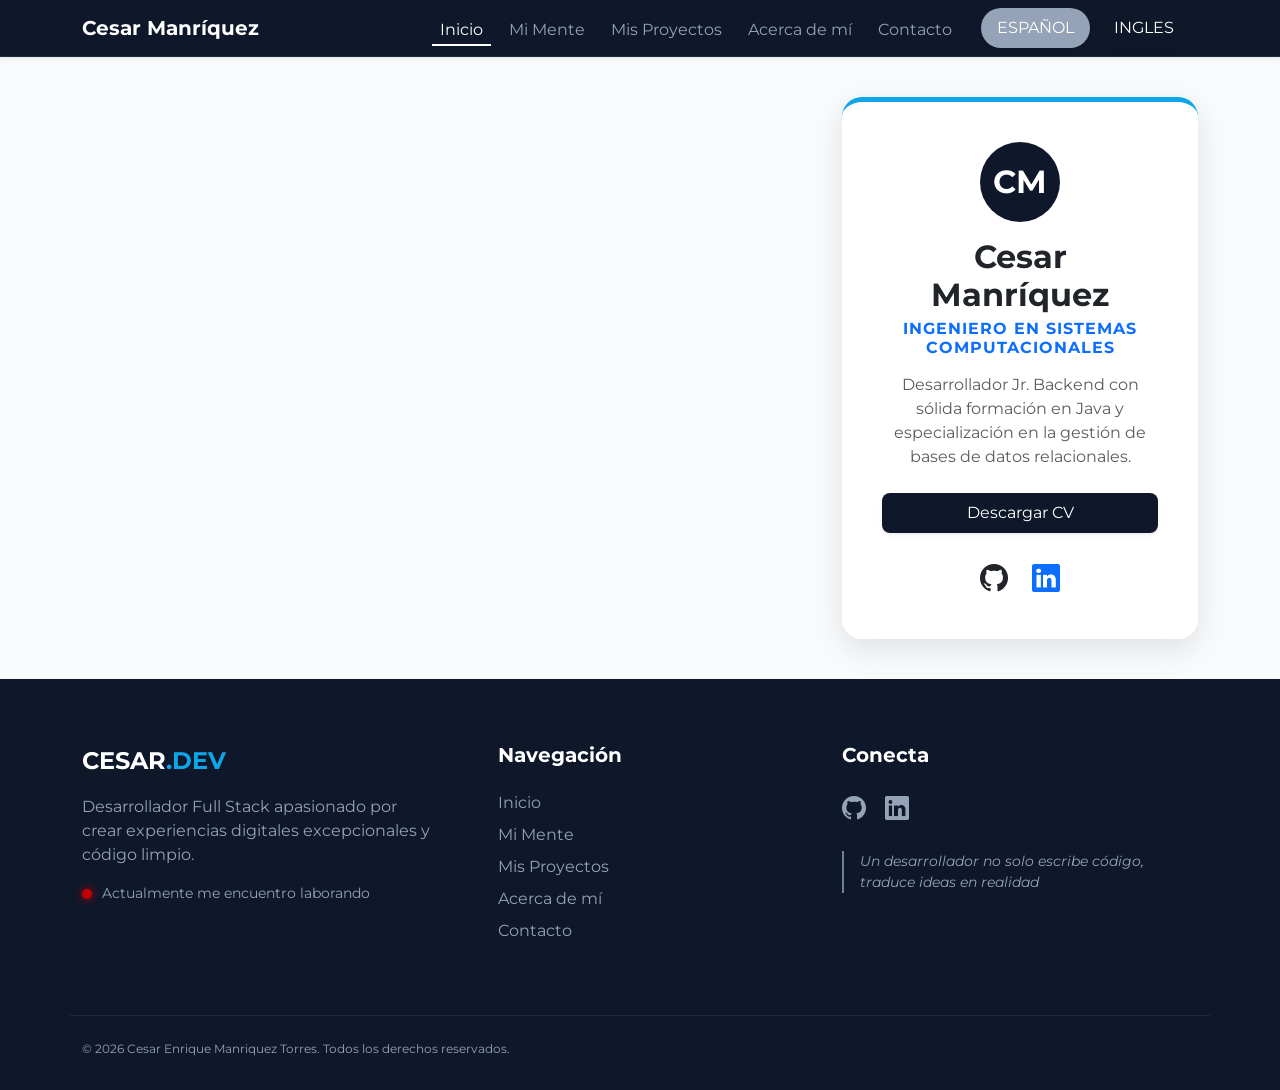
<file: index.html>
<!DOCTYPE html>
<html lang="en">
<head>
    <meta charset="UTF-8">
    <meta name="viewport" content="width=device-width, initial-scale=1.0">
    <link href="https://cdn.jsdelivr.net/npm/bootstrap@5.3.8/dist/css/bootstrap.min.css" rel="stylesheet" integrity="sha384-sRIl4kxILFvY47J16cr9ZwB07vP4J8+LH7qKQnuqkuIAvNWLzeN8tE5YBujZqJLB" crossorigin="anonymous">
    <link href="https://fonts.googleapis.com/css2?family=Montserrat:wght@400;600;700&display=swap" rel="stylesheet">    <link href="style/css/style.css" rel="stylesheet"/>

    <title>Cesar Manríquez</title>
</head>
<body>
  
    <!-- BARRA DE NAVEGACIÓN -->
    <nav class="navbar navbar-expand-lg navbar-dark navbar-custom sticky-top shadow-sm">
    <div class="container d-flex align-items-center">
        
        <a class="navbar-brand fw-bold text-white me-auto" href="index.html">Cesar Manríquez</a>
        
        <div class="d-flex gap-2 me-2 ms-lg-3 order-lg-last">
            <button type="button" id="btn-es" class="card-color shadow-sm rounded-pill py-2 px-3" data-key="lenguage-spanish">
                ES<span class="d-none d-md-inline">PAÑOL</span>
            </button>
            <button type="button" id="btn-en" class="card-color shadow-sm rounded-pill py-2 px-3" data-key="lenguage-english">
                IN<span class="d-none d-md-inline">GLES</span>
            </button>
        </div>

        <button class="navbar-toggler border-0" type="button" data-bs-toggle="collapse" data-bs-target="#menuBlog">
            <span class="navbar-toggler-icon"></span>
        </button>
        
        <div class="collapse navbar-collapse" id="menuBlog">
            <ul class="navbar-nav ms-auto mb-2 mb-lg-0 align-items-center">
                <li class="nav-item"><a class="nav-link active" href="index.html" data-key="page-index">Inicio</a></li>
                <li class="nav-item"><a class="nav-link" href="main/mente.html" data-key="page-mind">Mi Mente</a></li>
                <li class="nav-item"><a class="nav-link" href="main/proyectos.html" data-key="page-project">Mis Proyectos</a></li>
                <li class="nav-item"><a class="nav-link" href="main/aboutme.html" data-key="page-aboutme">Acerca de mí</a></li>
                <li class="nav-item"><a class="nav-link" href="main/contacto.html" data-key="page-contact">Contacto</a></li>
            </ul>
        </div>

    </div>
</nav>
    <!-- CONTENIDO PRINCIPAL -->
    <main>
        <div class="container">
            <div class="row justify-content-center justify-content-lg-end">
                <div class="col-11 col-sm-8 col-md-6 col-lg-4">
                    <div class="card card-custom text-center p-4">
                        <div class="card-body">
                            <div class="mb-3">
                                <div class="card-color text-white rounded-circle d-inline-flex align-items-center justify-content-center" style="width: 80px; height: 80px; font-size: 2rem; font-weight: bold;">
                                    CM
                                </div>
                            </div>
                            <h2 class="card-title fw-bold">Cesar Manríquez</h2>
                            <h6 class="card-subtitle mb-3 text-primary fw-bold text-uppercase" style="letter-spacing: 1px;" data-key="index-pos">Ingeniero en Sistemas Computacionales</h6>
                            <p class="card-text text-muted" data-key="index-desc">Desarrollador Jr. Backend con sólida formación en Java y especialización en la gestión de bases de datos relacionales.</p>
                            <div class="d-grid gap-2 mt-4">
                                <a href="componentes/CV/CV Cesar Enrique Manriquez Torres.pdf" class="btn card-color shadow-sm" data-key="index-CV">Descargar CV</a>
                                <div class="d-flex justify-content-center gap-4 mt-3">
                                    <a href="https://github.com/manriquez02cesar" target="_blank" class="text-dark fs-3" title="GitHub"><i class="bi bi-github"></i></a>
                                    <a href="https://www.linkedin.com/in/cesar-man02/" target="_blank" class="text-primary fs-3" title="LinkedIn"><i class="bi bi-linkedin"></i></a>
                                </div>
                            </div>
                        </div>
                    </div>
                </div>
            </div>
        </div>
    </main>

    <!-- FOOTER -->
    <footer class="main-footer">
        <div class="container">
            <div class="row gy-5">
                <div class="col-lg-4 col-md-6 text-center text-md-start">
                    <div class="brand-text-footer mb-3">
                        CESAR<span class="brand-dot">.DEV</span>
                    </div>
                    <p class="mb-3" data-key="footer-desc">Desarrollador Full Stack apasionado por crear experiencias digitales excepcionales y código limpio.</p>
                    <div class="status-container justify-content-center justify-content-md-start">
                        <span class="status-dot"></span>
                        <span data-key="footer-status">Actualmente me encuentro laborando</span><!--Actualmente me encuentro laborando/Disponible para trabajar-->
                    </div>
                </div>

                <div class="col-lg-4 col-md-6 ps-lg-5 text-center text-md-start">
                    <h3 class="footer-title" data-key="footer-nav">Navegación</h3>
                    <ul class="list-unstyled">
                        <li><a href="index.html" class="nav-link-custom" data-key="page-index">Inicio</a></li>
                        <li><a href="main/mente.html" class="nav-link-custom" data-key="page-mind">Mi mente</a></li>
                        <li><a href="main/proyectos.html" class="nav-link-custom" data-key="page-project">Proyectos</a></li>
                        <li><a href="main/aboutme.html" class="nav-link-custom" data-key="page-aboutme">Acerca de mí</a></li>
                        <li><a href="main/contacto.html" class="nav-link-custom" data-key="page-contact">Contacto</a></li>
                    </ul>
                </div>

                <div class="col-lg-4 col-md-12 text-center text-md-start">
                    <h3 class="footer-title" data-key="footer-con">Conecta</h3>
                    <div class="d-flex mb-4 justify-content-center justify-content-md-start">
                        <a href="https://github.com/manriquez02cesar" class="social-link-footer" title="GitHub"><i class="bi bi-github"></i></a>
                        <a href="https://www.linkedin.com/in/cesar-man02/" class="social-link-footer" title="LinkedIn"><i class="bi bi-linkedin"></i></a>
                    </div>
                    <p class="quote-text" data-key="footer-frase">"Un desarrollador no solo escribe código, traduce ideas en realidad"</p>
                </div>
            </div>

            <div class="row copyright-bar text-center text-md-start">
                <div class="col-md-6">
                    <p class="mb-0" data-key="footer-cesar">© 2026 Cesar Enrique Manriquez Torres. Todos los derechos reservados.</p>
                </div>
            </div>
        </div>
    </footer>

    
    <!-- Bootstrap Bundle JS -->
    <script src="https://cdn.jsdelivr.net/npm/bootstrap@5.3.3/dist/js/bootstrap.bundle.min.js"></script>
    <!-- Iconos de bootstrap para los enlaces de redes sociales -->
    <link rel="stylesheet" href="https://cdn.jsdelivr.net/npm/bootstrap-icons@1.11.3/font/bootstrap-icons.min.css">    
    <script src="style/script/main.js"></script>

</body>
</html>
</file>
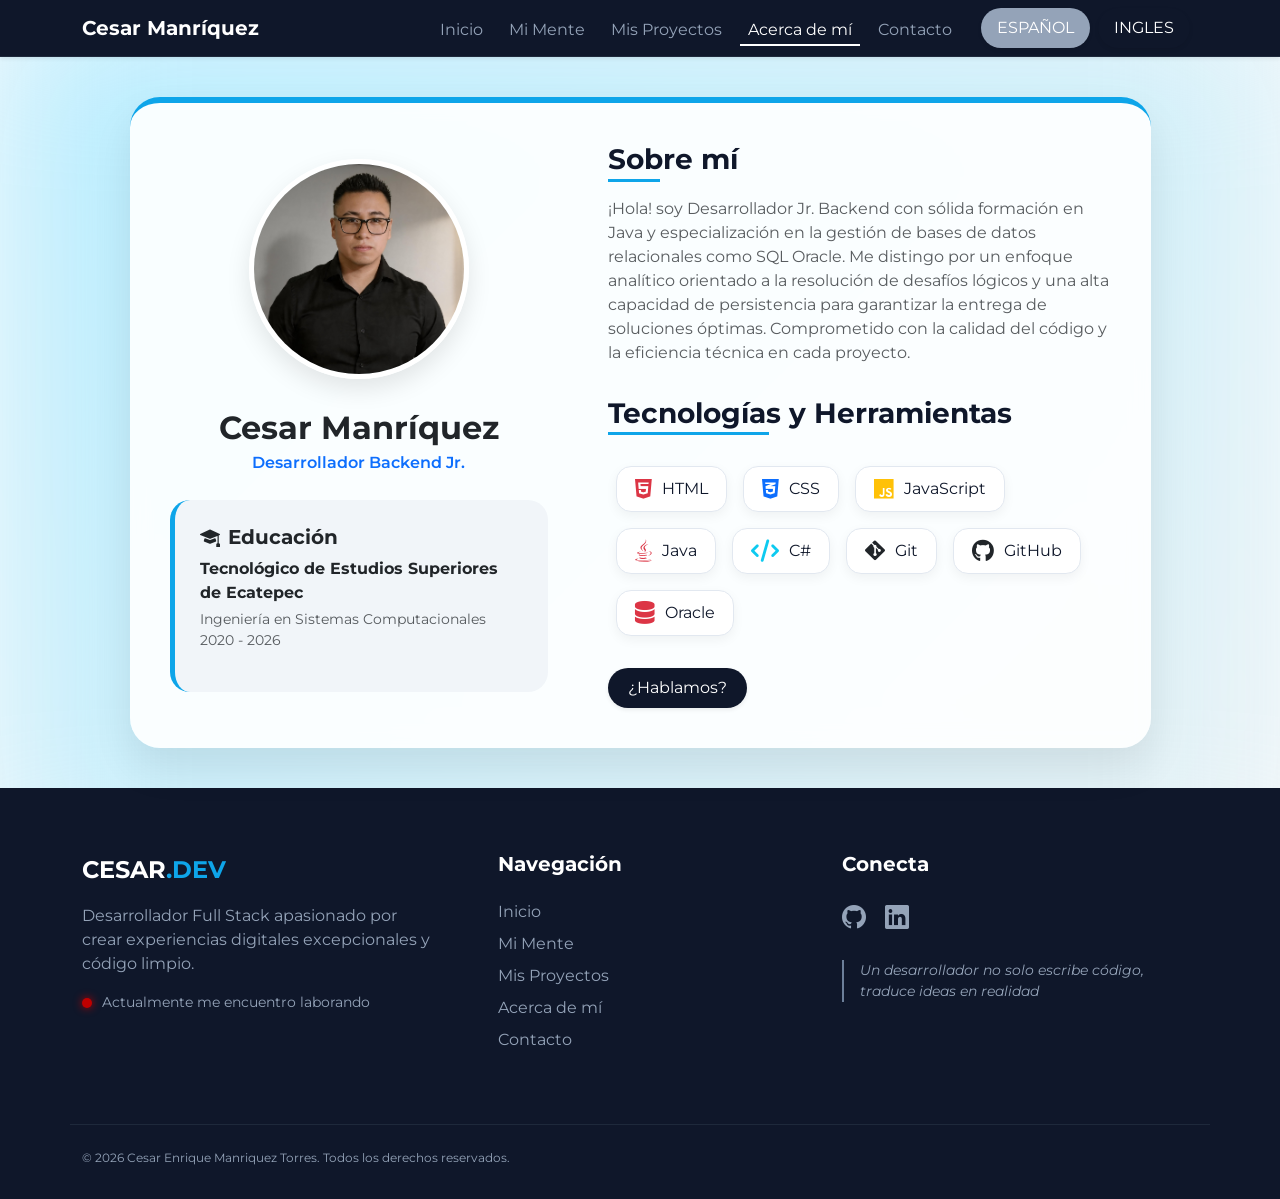
<file: main/aboutme.html>
<!DOCTYPE html>
<html lang="en">
<head>
    <meta charset="UTF-8">
    <meta name="viewport" content="width=device-width, initial-scale=1.0">
    <title>Cesar Manríquez - Sobre mí</title>
    <!-- Bootstrap 5.3.3 -->
    <link href="https://cdn.jsdelivr.net/npm/bootstrap@5.3.3/dist/css/bootstrap.min.css" rel="stylesheet">
    <link href="https://fonts.googleapis.com/css2?family=Montserrat:wght@400;600;700&display=swap" rel="stylesheet">
    <!-- Font Awesome para iconos de tecnologías -->
    <link rel="stylesheet" href="https://cdnjs.cloudflare.com/ajax/libs/font-awesome/6.5.1/css/all.min.css">
    <!-- Bootstrap Icons -->
    <link rel="stylesheet" href="https://cdn.jsdelivr.net/npm/bootstrap-icons@1.11.3/font/bootstrap-icons.min.css">
    <link href="https://fonts.googleapis.com/css2?family=Montserrat:wght@400;600;700&display=swap" rel="stylesheet">    <link href="../style/css/style.css" rel="stylesheet"/>

</head>
<body>
    <!-- BARRA DE NAVEGACIÓN -->
    <nav class="navbar navbar-expand-lg navbar-dark navbar-custom sticky-top shadow-sm">
    <div class="container d-flex align-items-center">
        
        <a class="navbar-brand fw-bold text-white me-auto" href="../index.html">Cesar Manríquez</a>
        
        <div class="d-flex gap-2 me-2 ms-lg-3 order-lg-last">
            <button type="button" id="btn-es" class="card-color shadow-sm rounded-pill py-2 px-3" data-key="lenguage-spanish">
                ES<span class="d-none d-md-inline">PAÑOL</span>
            </button>
            <button type="button" id="btn-en" class="card-color shadow-sm rounded-pill py-2 px-3" data-key="lenguage-english">
                IN<span class="d-none d-md-inline">GLES</span>
            </button>
        </div>

        <button class="navbar-toggler border-0" type="button" data-bs-toggle="collapse" data-bs-target="#menuBlog">
            <span class="navbar-toggler-icon"></span>
        </button>
        
        <div class="collapse navbar-collapse" id="menuBlog">
            <ul class="navbar-nav ms-auto mb-2 mb-lg-0 align-items-center">
                <li class="nav-item"><a class="nav-link" href="../index.html" data-key="page-index">Inicio</a></li>
                <li class="nav-item"><a class="nav-link" href="mente.html" data-key="page-mind">Mi Mente</a></li>
                <li class="nav-item"><a class="nav-link" href="proyectos.html" data-key="page-project">Mis Proyectos</a></li>
                <li class="nav-item"><a class="nav-link active" href="aboutme.html" data-key="page-aboutme">Acerca de mí</a></li>
                <li class="nav-item"><a class="nav-link" href="contacto.html" data-key="page-contact">Contacto</a></li>
            </ul>
        </div>
    </div>
    </nav>

    <main>
        <div class="container">
            <div class="row justify-content-center">
                <div class="col-lg-11">
                    <div class="profile-card">
                        <div class="row align-items-center">
                            <!-- Lado Izquierdo: Foto y Universidad -->
                            <div class="col-md-5 text-center border-end-md">
                                <div class="profile-img-container">
                                    <!-- Reemplaza 'tu-foto.jpg' con la ruta de tu imagen -->
                                    <img src="../componentes/img/Manriquez.jpeg" alt="Cesar Manriquez" class="profile-img">
                                </div>
                                <h2 class="fw-bold mb-1">Cesar Manríquez</h2>
                                <p class="text-primary fw-semibold mb-4" data-key="about-desc">Desarrollador Backend Jr.</p>
                                
                                <div class="university-box text-start">
                                    <h5 class="fw-bold mb-2" data-key="about-education"><i class="bi bi-mortarboard-fill me-2"></i>Educación</h5>
                                    <p class="mb-1 fw-bold text-dark">Tecnológico de Estudios Superiores de Ecatepec</p>
                                    <p class="small text-muted mb-0" data-key="about-ing">Ingeniería en Sistemas Computacionales</p>
                                    <p class="small text-muted">2020 - 2026</p>
                                </div>
                            </div>

                            <!-- Lado Derecho: Descripción y Skills -->
                            <div class="col-md-7 ps-md-5 mt-4 mt-md-0">
                                <h3 class="section-title" data-key="aboutme">Sobre mí</h3>
                                <p class="text-muted leading-relaxed mb-4" data-key="about-pres">
                                    ¡Hola! soy Desarrollador Jr. Backend con sólida formación en Java y especialización en la
                                    gestión de bases de datos relacionales como SQL Oracle. Me distingo por un enfoque analítico
                                    orientado a la resolución de desafíos lógicos y una alta capacidad de persistencia para
                                    garantizar la entrega de soluciones óptimas.
                                    Comprometido con la calidad del código y la eficiencia técnica en cada proyecto.
                                </p>

                                <h3 class="section-title mt-2" data-key="about-tec">Tecnologías y Herramientas</h3>
                                <div class="d-flex flex-wrap mt-2">
                                    <div class="tech-badge">
                                        <i class="fa-brands fa-html5 text-danger"></i> HTML
                                    </div>
                                    <div class="tech-badge">
                                        <i class="fa-brands fa-css3-alt text-primary"></i> CSS
                                    </div>
                                    <div class="tech-badge">
                                        <i class="fa-brands fa-js text-warning"></i> JavaScript
                                    </div>
                                    <div class="tech-badge">
                                        <i class="fa-brands fa-java text-danger"></i> Java
                                    </div>
                                    <div class="tech-badge">
                                        <i class="fa-solid fa-code text-info"></i> C#
                                    </div>
                                    <div class="tech-badge">
                                        <i class="fa-brands fa-git-alt text-dark"></i> Git
                                    </div>
                                    <div class="tech-badge">
                                        <i class="fa-brands fa-github text-dark"></i> GitHub
                                    </div>
                                    <div class="tech-badge">
                                        <i class="fa-solid fa-database text-danger"></i> Oracle
                                    </div>
                                </div>

                                <div class="mt-4">
                                    <a href="contacto.html" class="btn btn card-color rounded-pill shadow-sm" data-key="about-speak">
                                        ¿Hablamos?
                                    </a>
                                </div>
                            </div>
                        </div>
                    </div>
                </div>
            </div>
        </div>
    </main>
  

    <!-- FOOTER -->
    <footer class="main-footer">
        <div class="container">
            <div class="row gy-5">
                <div class="col-lg-4 col-md-6 text-center text-md-start">
                    <div class="brand-text-footer mb-3">
                        CESAR<span class="brand-dot">.DEV</span>
                    </div>
                    <p class="mb-3" data-key="footer-desc">Desarrollador Full Stack apasionado por crear experiencias digitales excepcionales y código limpio.</p>
                    <div class="status-container justify-content-center justify-content-md-start">
                        <span class="status-dot"></span>
                        <span data-key="footer-status">Actualmente me encuentro laborando</span><!--Actualmente me encuentro laborando/Disponible para trabajar-->
                    </div>
                </div>

                <div class="col-lg-4 col-md-6 ps-lg-5 text-center text-md-start">
                    <h3 class="footer-title" data-key="footer-nav">Navegación</h3>
                    <ul class="list-unstyled">
                        <li><a href="../index.html" class="nav-link-custom" data-key="page-index">Inicio</a></li>
                        <li><a href="mente.html" class="nav-link-custom" data-key="page-mind">Mi mente</a></li>
                        <li><a href="proyectos.html" class="nav-link-custom" data-key="page-project">Proyectos</a></li>
                        <li><a href="aboutme.html" class="nav-link-custom" data-key="page-aboutme">Acerca de mí</a></li>
                        <li><a href="contacto.html" class="nav-link-custom" data-key="page-contact">Contacto</a></li>
                    </ul>
                </div>

                <div class="col-lg-4 col-md-12 text-center text-md-start">
                    <h3 class="footer-title" data-key="footer-con">Conecta</h3>
                    <div class="d-flex mb-4 justify-content-center justify-content-md-start">
                        <a href="https://github.com/manriquez02cesar" class="social-link-footer" title="GitHub"><i class="bi bi-github"></i></a>
                        <a href="https://www.linkedin.com/in/cesar-man02/" class="social-link-footer" title="LinkedIn"><i class="bi bi-linkedin"></i></a>
                    </div>
                    <p class="quote-text" data-key="footer-frase">"Un desarrollador no solo escribe código, traduce ideas en realidad"</p>
                </div>
            </div>

            <div class="row copyright-bar text-center text-md-start">
                <div class="col-md-6">
                    <p class="mb-0" data-key="footer-cesar">© 2026 Cesar Enrique Manriquez Torres. Todos los derechos reservados.</p>
                </div>
            </div>
        </div>
    </footer>

    <!-- Bootstrap Bundle JS -->
    <script src="https://cdn.jsdelivr.net/npm/bootstrap@5.3.3/dist/js/bootstrap.bundle.min.js"></script>
    <!-- Iconos de bootstrap para los enlaces de redes sociales -->
    <link rel="stylesheet" href="https://cdn.jsdelivr.net/npm/bootstrap-icons@1.11.3/font/bootstrap-icons.min.css">
    <script src="../style/script/main.js"></script>
    
</body>
</html>
</file>
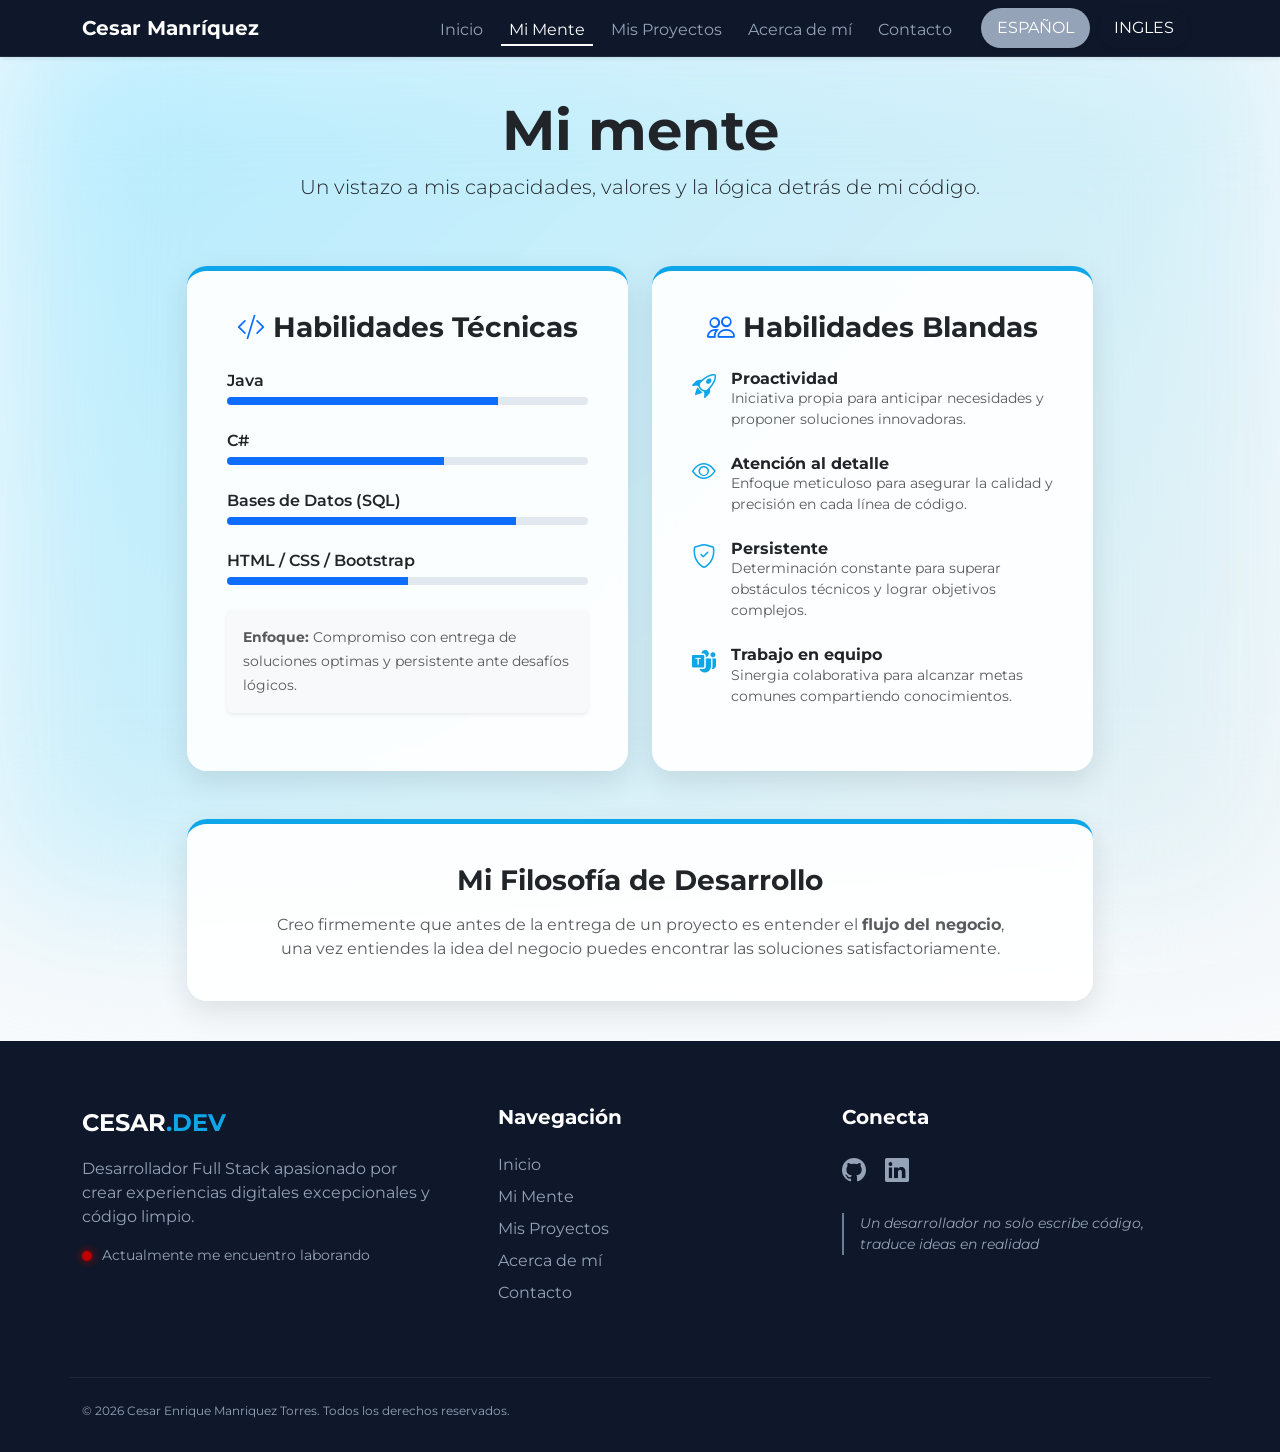
<file: main/mente.html>
<!DOCTYPE html>
<html lang="en">
<head>
    <meta charset="UTF-8">
    <meta name="viewport" content="width=device-width, initial-scale=1.0">
    <title>Cesar Manríquez - Mi mente</title>
    <link href="https://cdn.jsdelivr.net/npm/bootstrap@5.3.8/dist/css/bootstrap.min.css" rel="stylesheet" integrity="sha384-sRIl4kxILFvY47J16cr9ZwB07vP4J8+LH7qKQnuqkuIAvNWLzeN8tE5YBujZqJLB" crossorigin="anonymous">
    <link href="https://fonts.googleapis.com/css2?family=Montserrat:wght@400;600;700&display=swap" rel="stylesheet">    <link href="../style/css/style.css" rel="stylesheet"/>

</head>
<body>
  <!-- BARRA DE NAVEGACIÓN -->
    <!-- BARRA DE NAVEGACIÓN -->
    <nav class="navbar navbar-expand-lg navbar-dark navbar-custom sticky-top shadow-sm">
    <div class="container d-flex align-items-center">
        
        <a class="navbar-brand fw-bold text-white me-auto" href="../index.html">Cesar Manríquez</a>
        
        <div class="d-flex gap-2 me-2 ms-lg-3 order-lg-last">
            <button type="button" id="btn-es" class="card-color shadow-sm rounded-pill py-2 px-3" data-key="lenguage-spanish">
                ES<span class="d-none d-md-inline">PAÑOL</span>
            </button>
            <button type="button" id="btn-en" class="card-color shadow-sm rounded-pill py-2 px-3" data-key="lenguage-english">
                IN<span class="d-none d-md-inline">GLES</span>
            </button>
        </div>

        <button class="navbar-toggler border-0" type="button" data-bs-toggle="collapse" data-bs-target="#menuBlog">
            <span class="navbar-toggler-icon"></span>
        </button>
        
        <div class="collapse navbar-collapse" id="menuBlog">
            <ul class="navbar-nav ms-auto mb-2 mb-lg-0 align-items-center">
                <li class="nav-item"><a class="nav-link" href="../index.html" data-key="page-index">Inicio</a></li>
                <li class="nav-item"><a class="nav-link active" href="mente.html" data-key="page-mind">Mi Mente</a></li>
                <li class="nav-item"><a class="nav-link" href="proyectos.html" data-key="page-project">Mis Proyectos</a></li>
                <li class="nav-item"><a class="nav-link" href="aboutme.html" data-key="page-aboutme">Acerca de mí</a></li>
                <li class="nav-item"><a class="nav-link" href="contacto.html" data-key="page-contact">Contacto</a></li>
            </ul>
        </div>
    </div>
    </nav>
    <!-- CONTENIDO -->
    <main class="container">
        <!-- Utilizamos una fila central para organizar todo el contenido -->
        <div class="row w-100 justify-content-center m-0">
            
            <!-- FILA 1: Encabezado -->
            <div class="col-12 text-center mb-5">
                <h1 class="fw-bold display-4" data-key="mind-tittle">Mi Mente</h1>
                <p class="lead" data-key="mind-sub">Un vistazo a mis capacidades, valores y la lógica detrás de mi código.</p>
            </div>

            <!-- FILA 2: Cards de Habilidades -->
            <div class="col-12 col-xl-10">
                <div class="row g-4 justify-content-center">
                    <!-- Card: Habilidades Técnicas -->
                    <div class="col-12 col-lg-6">
                        <div class="card card-custom p-3 p-md-4">
                            <div class="card-body">
                                <h3 class="card-title fw-bold mb-4 text-dark text-center" data-key="mind-hard">
                                    <i class="bi bi-code-slash me-2 text-primary"></i>Habilidades Técnicas
                                </h3>
                                
                                <div class="mb-3">
                                    <div class="d-flex justify-content-between mb-1">
                                        <span class="fw-semibold">Java</span>
                                    <!--    <span class="text-muted">75%</span> -->
                                    </div>
                                    <div class="progress">
                                        <div class="progress-bar bg-primary" role="progressbar" style="width: 75%" aria-valuenow="75" aria-valuemin="0" aria-valuemax="100"></div>
                                    </div>
                                </div>

                                <div class="mb-3">
                                    <div class="d-flex justify-content-between mb-1">
                                        <span class="fw-semibold">C#</span>
                                    <!--    <span class="text-muted">60%</span> -->
                                    </div>
                                    <div class="progress">
                                        <div class="progress-bar bg-primary" role="progressbar" style="width: 60%" aria-valuenow="60" aria-valuemin="0" aria-valuemax="100"></div>
                                    </div>
                                </div>

                                <div class="mb-3">
                                    <div class="d-flex justify-content-between mb-1">
                                        <span class="fw-semibold" data-key="mind-db">Bases de Datos (SQL)</span>
                                    <!--    <span class="text-muted">80%</span> -->
                                    </div>
                                    <div class="progress">
                                        <div class="progress-bar bg-primary" role="progressbar" style="width: 80%" aria-valuenow="80" aria-valuemin="0" aria-valuemax="100"></div>
                                    </div>
                                </div>

                                <div class="mb-3">
                                    <div class="d-flex justify-content-between mb-1">
                                        <span class="fw-semibold">HTML / CSS / Bootstrap</span>
                                    <!--    <span class="text-muted">50%</span>  -->
                                    </div>
                                    <div class="progress">
                                        <div class="progress-bar bg-primary" role="progressbar" style="width: 50%" aria-valuenow="50" aria-valuemin="0" aria-valuemax="100"></div>
                                    </div>
                                </div>

                                <div class="mt-4 p-3 bg-light rounded shadow-sm text-center text-md-start">
                                    <small class="text-muted" data-key="mind-enfoque"><strong>Enfoque:</strong> Compromiso con entrega de soluciones optimas y persistente ante desafíos lógicos.</small>
                                </div>
                            </div>
                        </div>
                    </div>

                    <!-- Card: Habilidades Blandas -->
                    <div class="col-12 col-lg-6">
                        <div class="card card-custom p-3 p-md-4">
                            <div class="card-body">
                                <h3 class="card-title fw-bold mb-4 text-dark text-center" data-key="mind-soft">
                                    <i class="bi bi-people me-2 text-primary"></i>Habilidades Blandas
                                </h3>
                                
                                <div class="d-flex align-items-start mb-4">
                                    <i class="bi bi-rocket-takeoff skill-icon"></i>
                                    <div>
                                        <h6 class="mb-0 fw-bold" data-key="mind-pro">Proactividad</h6>
                                        <p class="small text-muted mb-0" data-key="pro-desc">Iniciativa propia para anticipar necesidades y proponer soluciones innovadoras.</p>
                                    </div>
                                </div>

                                <div class="d-flex align-items-start mb-4">
                                    <i class="bi bi-eye skill-icon"></i>
                                    <div>
                                        <h6 class="mb-0 fw-bold" data-key="mind-attention">Atención al detalle</h6>
                                        <p class="small text-muted mb-0" data-key="attention-desc">Enfoque meticuloso para asegurar la calidad y precisión en cada línea de código.</p>
                                    </div>
                                </div>

                                <div class="d-flex align-items-start mb-4">
                                    <i class="bi bi-shield-check skill-icon"></i>
                                    <div>
                                        <h6 class="mb-0 fw-bold" data-key="mind-per">Persistente</h6>
                                        <p class="small text-muted mb-0" data-key="per-desc">Determinación constante para superar obstáculos técnicos y lograr objetivos complejos.</p>
                                    </div>
                                </div>

                                <div class="d-flex align-items-start mb-4">
                                    <i class="bi bi-microsoft-teams skill-icon"></i>
                                    <div>
                                        <h6 class="mb-0 fw-bold" data-key="mind-workteam">Trabajo en equipo</h6>
                                        <p class="small text-muted mb-0" data-key="workteam-desc">Sinergia colaborativa para alcanzar metas comunes compartiendo conocimientos.</p>
                                    </div>
                                </div>
                            </div>
                        </div>
                    </div>
                </div>
            </div>

            <!-- FILA 3: Filosofía -->
            <div class="col-12 col-xl-10 mt-5">
                <div class="card card-custom p-4 text-center">
                    <div class="card-body">
                        <h3 class="fw-bold mb-3 text-dark" data-key="mind-filosofia">Mi Filosofía de Desarrollo</h3>
                        <p class="text-muted px-lg-5 mb-0" data-key="filosofia-desc">
                            "Creo firmemente que antes de la entrega de un proyecto es entender el <strong>flujo del negocio</strong>, una vez entiendes la idea del negocio puedes encontrar las soluciones satisfactoriamente."
                        </p>
                    </div>
                </div>
            </div>

        </div>
    </main>
  

    <!-- FOOTER -->
    <footer class="main-footer">
        <div class="container">
            <div class="row gy-5">
                <div class="col-lg-4 col-md-6 text-center text-md-start">
                    <div class="brand-text-footer mb-3">
                        CESAR<span class="brand-dot">.DEV</span>
                    </div>
                    <p class="mb-3" data-key="footer-desc">Desarrollador Full Stack apasionado por crear experiencias digitales excepcionales y código limpio.</p>
                    <div class="status-container justify-content-center justify-content-md-start">
                        <span class="status-dot"></span>
                        <span data-key="footer-status">Actualmente me encuentro laborando</span><!--Actualmente me encuentro laborando/Disponible para trabajar-->
                    </div>
                </div>

                <div class="col-lg-4 col-md-6 ps-lg-5 text-center text-md-start">
                    <h3 class="footer-title" data-key="footer-nav">Navegación</h3>
                    <ul class="list-unstyled">
                        <li><a href="../index.html" class="nav-link-custom" data-key="page-index">Inicio</a></li>
                        <li><a href="mente.html" class="nav-link-custom" data-key="page-mind">Mi mente</a></li>
                        <li><a href="proyectos.html" class="nav-link-custom" data-key="page-project">Proyectos</a></li>
                        <li><a href="aboutme.html" class="nav-link-custom" data-key="page-aboutme">Acerca de mí</a></li>
                        <li><a href="contacto.html" class="nav-link-custom" data-key="page-contact">Contacto</a></li>
                    </ul>
                </div>

                <div class="col-lg-4 col-md-12 text-center text-md-start">
                    <h3 class="footer-title" data-key="footer-con">Conecta</h3>
                    <div class="d-flex mb-4 justify-content-center justify-content-md-start">
                        <a href="https://github.com/manriquez02cesar" class="social-link-footer" title="GitHub"><i class="bi bi-github"></i></a>
                        <a href="https://www.linkedin.com/in/cesar-man02/" class="social-link-footer" title="LinkedIn"><i class="bi bi-linkedin"></i></a>
                    </div>
                    <p class="quote-text" data-key="footer-frase">"Un desarrollador no solo escribe código, traduce ideas en realidad"</p>
                </div>
            </div>

            <div class="row copyright-bar text-center text-md-start">
                <div class="col-md-6">
                    <p class="mb-0" data-key="footer-cesar">© 2026 Cesar Enrique Manriquez Torres. Todos los derechos reservados.</p>
                </div>
            </div>
        </div>
    </footer>

    <!-- Bootstrap Bundle JS -->
    <script src="https://cdn.jsdelivr.net/npm/bootstrap@5.3.3/dist/js/bootstrap.bundle.min.js"></script>
    <!-- Iconos de bootstrap para los enlaces de redes sociales -->
    <link rel="stylesheet" href="https://cdn.jsdelivr.net/npm/bootstrap-icons@1.11.3/font/bootstrap-icons.min.css">    
    <script src="../style/script/main.js"></script>
</body>
</html>
</file>
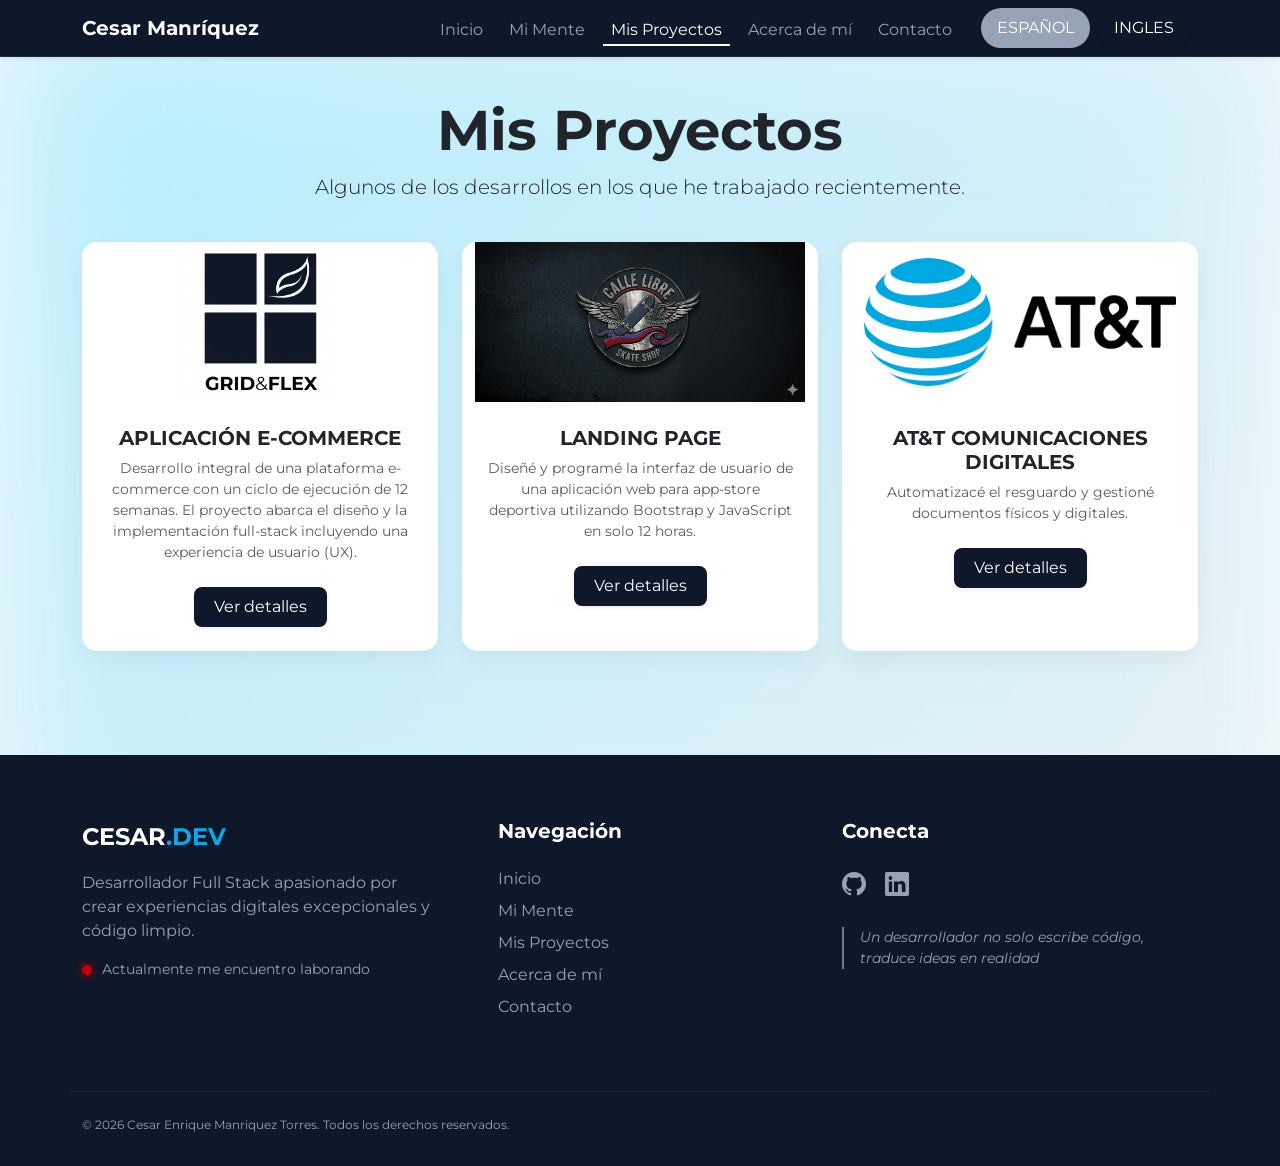
<file: main/proyectos.html>
<!DOCTYPE html>
<html lang="en">
<head>
    <meta charset="UTF-8">
    <meta name="viewport" content="width=device-width, initial-scale=1.0">
    <title>Cesar Manríquez - Proyectos</title>
    <link href="https://cdn.jsdelivr.net/npm/bootstrap@5.3.8/dist/css/bootstrap.min.css" rel="stylesheet" integrity="sha384-sRIl4kxILFvY47J16cr9ZwB07vP4J8+LH7qKQnuqkuIAvNWLzeN8tE5YBujZqJLB" crossorigin="anonymous">
    <link href="https://fonts.googleapis.com/css2?family=Montserrat:wght@400;600;700&display=swap" rel="stylesheet">    <link href="../style/css/style.css" rel="stylesheet"/>

</head>
<body>
  <!-- BARRA DE NAVEGACIÓN -->
    <!-- BARRA DE NAVEGACIÓN -->
    <nav class="navbar navbar-expand-lg navbar-dark navbar-custom sticky-top shadow-sm">
    <div class="container d-flex align-items-center">
        
        <a class="navbar-brand fw-bold text-white me-auto" href="../index.html">Cesar Manríquez</a>
        
        <div class="d-flex gap-2 me-2 ms-lg-3 order-lg-last">
            <button type="button" id="btn-es" class="card-color shadow-sm rounded-pill py-2 px-3" data-key="lenguage-spanish">
                ES<span class="d-none d-md-inline">PAÑOL</span>
            </button>
            <button type="button" id="btn-en" class="card-color shadow-sm rounded-pill py-2 px-3" data-key="lenguage-english">
                IN<span class="d-none d-md-inline">GLES</span>
            </button>
        </div>

        <button class="navbar-toggler border-0" type="button" data-bs-toggle="collapse" data-bs-target="#menuBlog">
            <span class="navbar-toggler-icon"></span>
        </button>
        
        <div class="collapse navbar-collapse" id="menuBlog">
            <ul class="navbar-nav ms-auto mb-2 mb-lg-0 align-items-center">
                <li class="nav-item"><a class="nav-link" href="../index.html" data-key="page-index">Inicio</a></li>
                <li class="nav-item"><a class="nav-link" href="mente.html" data-key="page-mind">Mi Mente</a></li>
                <li class="nav-item"><a class="nav-link active" href="proyectos.html" data-key="page-project">Mis Proyectos</a></li>
                <li class="nav-item"><a class="nav-link" href="aboutme.html" data-key="page-aboutme">Acerca de mí</a></li>
                <li class="nav-item"><a class="nav-link" href="contacto.html" data-key="page-contact">Contacto</a></li>
            </ul>
        </div>

    </div>
    </nav>
    <!-- CONTENIDO -->
    <main>
    <div class="container pb-3">
        <!-- FILA 1: Encabezado -->
            <div class="section-header text-center">
                <h1 class="fw-bold display-4" data-key="project-me">Mis Proyectos</h1>
                <p class="lead" data-key="project-desc">Algunos de los desarrollos en los que he trabajado recientemente.</p>
            </div>

        <div class="row g-4 justify-content-center pt-4 pb-5">
            
            <!-- Proyecto 1 -->
            <div class="col-12 col-md-6 col-lg-4">
                <div class="project-card">
                    <div class="img-wrapper">
                        <img src="../componentes/img/GF.png" alt="Proyecto Backend" class="project-img">
                    </div>
                    <div class="card-body text-center p-4">
                        <h5 class="fw-bold" data-key="proyect-ecom">APLICACIÓN E-COMMERCE</h5>
                        <p class="text-muted small mb-4" data-key="ecom-desc">Desarrollo integral de una plataforma e-commerce con un ciclo de ejecución de 12 semanas. 
                            El proyecto abarca el diseño y la implementación full-stack incluyendo una experiencia de usuario (UX).
                        </p>
                        <button class="btn card-color shadow-sm" data-bs-toggle="modal" data-bs-target="#modalProyecto1" data-key="details">
                            Ver detalles <i class="bi bi-arrow-right ms-2"></i>
                        </button>
                    </div>
                </div>
            </div>

            <!-- Proyecto 2 -->
            <div class="col-12 col-md-6 col-lg-4">
                <div class="project-card">
                    <div class="img-wrapper">
                        <!-- Imagen de ejemplo para AT&T -->
                        <img src="../componentes/img/Calle_Libre.jpeg" alt="Proyecto AT&T" class="project-img">
                    </div>
                    <div class="card-body text-center p-4">
                        <h5 class="fw-bold" data-key="project-land">LANDING PAGE</h5>
                        <p class="text-muted small mb-4" data-key="land-desc">Diseñé y programé la interfaz de usuario de una aplicación web para app-store deportiva utilizando Bootstrap y JavaScript en solo 12 horas.</p>
                        <button class="btn card-color shadow-sm" data-bs-toggle="modal" data-bs-target="#modalProyecto2" data-key="details">
                            Ver detalles <i class="bi bi-arrow-right ms-2"></i>
                        </button>
                    </div>
                </div>
            </div>

            <!-- Proyecto 3 -->
            <div class="col-12 col-md-6 col-lg-4">
                <div class="project-card">
                    <div class="img-wrapper p-3">
                        <img src="../componentes/img/att.png" alt="Proyecto Code" class="project-img">
                    </div>
                    <div class="card-body text-center p-4">
                        <h5 class="fw-bold" data-key="project-att">AT&T COMUNICACIONES DIGITALES</h5>
                        <p class="text-muted small mb-4" data-key="att-desc">Automatizacé el resguardo y gestioné documentos físicos y digitales.</p>
                        <button class="btn card-color shadow-sm" data-bs-toggle="modal" data-bs-target="#modalProyecto3" data-key="details">
                            Ver detalles <i class="bi bi-arrow-right ms-2"></i>
                        </button>
                    </div>
                </div>
            </div>

        </div>
    </div>

    <!-- MODAL 1 -->
    <div class="modal fade" id="modalProyecto1" tabindex="-1" aria-hidden="true">
        <div class="modal-dialog modal-lg modal-dialog-centered">
            <div class="modal-content">
                <div class="modal-header">
                    <h5 class="modal-title fw-bold" data-key="project-dev">DESARROLLADOR BACKEND Jr.</h5>
                    <button type="button" class="btn-close" data-bs-dismiss="modal" aria-label="Close"></button>
                </div>
                <div class="modal-body p-4">
                    <div class="row align-items-center">
                        <div class="col-md-5 mb-3 mb-md-0 text-center">
                            <img src="../componentes/img/GridFlex.png" class="modal-project-img shadow-sm" alt="Detalle">
                        </div>
                        <div class="col-md-7">
                            <h6 class="fw-bold text-primary" data-key="project-sitio">SITIO WEB | E-COMMERCE</h6>
                            <p class="text-secondary" style="font-size: 0.95rem;" data-key="sitio-desc">
                                Actualmente desarrollo una aplicación E-commerce enfocada en la venta de ropa, implementando una interfaz moderna y adaptable mediante HTML, CSS, JavaScript y Bootstrap, 
                                garantizando una experiencia de usuario óptima en dispositivos móviles, tabletas y escritorio.
                                Por parte del backend se contemplo usar el framework Spring utilizando las herramientas de Spring boot y Spring security
                                donde se utilizo la arquitectura de MVC, esto permitio tener una mejor organización en clases y paquetes, donde se utilizo la API de 
                                JPA con el framework Hibernate que nos permitio crear las entidades suficientes para pode rconectar la base de datos con la logica.
                            </p>
                            <h6 class="fw-bold mt-3" data-key="project-tec">Tecnologías usadas:</h6>
                            <div class="mt-2">
                                <span class="tech-badge">Java</span>
                                <span class="tech-badge">Spring Boot</span>
                                <span class="tech-badge">Spring Security</span>
                                <span class="tech-badge">MySQL</span>
                                <span class="tech-badge">Postman</span>
                                <span class="tech-badge">CSS</span>
                                <span class="tech-badge">HTML</span>
                                <span class="tech-badge">JavaScript</span>
                            </div>
                        </div>
                    </div>
                </div>
                <div class="modal-footer bg-light border-0">
                    <button type="button" class="btn card-color shadow-sm rounded-pill" data-bs-dismiss="modal" data-key="project-close">Cerrar</button>
                    <a href="https://github.com/DanteSinencio/Grid-Flex-Clothing-Store" type="button" class="btn card-color shadow-sm rounded-pill" data-key="project-code">Conoce el codigo</a>
                </div>
            </div>
        </div>
    </div>

    <!-- MODAL 2 -->
    <div class="modal fade" id="modalProyecto2" tabindex="-1" aria-hidden="true">
        <div class="modal-dialog modal-lg modal-dialog-centered">
            <div class="modal-content">
                <div class="modal-header">
                    <h5 class="modal-title fw-bold" data-key="project-front">DESARROLLADOR FRONTEND</h5>
                    <button type="button" class="btn-close" data-bs-dismiss="modal" aria-label="Close"></button>
                </div>
                <div class="modal-body p-4">
                    <div class="row align-items-center">
                        <div class="col-md-5 mb-3 mb-md-0 text-center">
                            <img src="../componentes/img/CalleLibre.png" class="modal-project-img" alt="Detalle AT&T">
                        </div>
                        <div class="col-md-7">
                            <h6 class="fw-bold text-primary" data-key="project-hack">HACKATHON | LANDING PAGE</h6>
                            <p class="text-secondary" style="font-size: 0.95rem;" data-key="hack-desc">
                                Colaboración en equipo para el diseño e implementación de una landing page de alto impacto. 
                                Responsable del maquetado responsive y componentes interactivos (JS) utilizando Bootstrap 5, 
                                asegurando un diseño limpio y optimizado sin dependencias de backend.                        
                            </p>
                            <h6 class="fw-bold mt-3" data-key="project-tec">Tecnologías usadas:</h6>
                            <div class="mt-2">
                                <span class="tech-badge">HTML</span>
                                <span class="tech-badge">Bootstrap</span>
                                <span class="tech-badge">CSS</span>
                                <span class="tech-badge">JavaScript</span>
                            </div>
                        </div>
                    </div>
                </div>
                <div class="modal-footer bg-light border-0">
                    <button type="button" class="btn card-color shadow-sm rounded-pill" data-bs-dismiss="modal" data-key="project-close">Cerrar</button>
                    <a href="https://cnastienka.github.io/Calle-Libre/" type="button" class="btn card-color shadow-sm rounded-pill">www.callelibre.com</a>
                    <a href="https://github.com/cnastienka/Calle-Libre" type="button" class="btn card-color shadow-sm rounded-pill" data-key="project-code">Conoce el codigo</a>
                </div>
            </div>
        </div>
    </div>

    <!-- MODAL 3 -->
    <div class="modal fade" id="modalProyecto3" tabindex="-1" aria-hidden="true">
        <div class="modal-dialog modal-lg modal-dialog-centered">
            <div class="modal-content">
                <div class="modal-header">
                    <h5 class="modal-title fw-bold" data-key="project-fullstack">DESARROLLADOR FULL STACK</h5>
                    <button type="button" class="btn-close" data-bs-dismiss="modal" aria-label="Close"></button>
                </div>
                <div class="modal-body p-4">
                    <div class="row align-items-center">
                        <div class="col-md-5 mb-3 mb-md-0 text-center">
                            <img src="../componentes/img/at&t.png" class="modal-project-img shadow-sm" alt="Detalle API">
                        </div>
                        <div class="col-md-7">
                            <h6 class="fw-bold text-primary" data-key="project-bec">BECARIO | AT&T COMUNICACIONES DIGITALES</h6>
                            <p class="text-secondary" style="font-size: 0.95rem;" data-key="bec-desc">
                                Analicé el flujo operativo del área e identifiqué oportunidades de mejora en el proceso de resguardo de documentos, proponiendo e implementando una solución de automatización 
                                que optimiza la organización y localización de la información.
                                Diseñé la estructura de datos en Oracle SQL, permitiendo la clasificación eficiente de documentos según su tipo y facilitando su trazabilidad dentro del sistema.
                            </p>
                            <h6 class="fw-bold mt-3" data-key="project-tec">Tecnologías usadas:</h6>
                            <div class="mt-2">
                                <span class="tech-badge">SQL Oracle</span>
                                <span class="tech-badge">Java</span>
                                <span class="tech-badge">CSS</span>
                                <span class="tech-badge">Bootstrap</span>
                                <span class="tech-badge">HTML</span>
                            </div>
                        </div>
                    </div>
                </div>
                <div class="modal-footer bg-light border-0">
                    <button type="button" class="btn card-color shadow-sm rounded-pill" data-bs-dismiss="modal" data-key="project-close">Cerrar</button>
                </div>
            </div>
        </div>
    </div>
</main>
     
  

    <!-- FOOTER -->
    <footer class="main-footer">
        <div class="container">
            <div class="row gy-5">
                <div class="col-lg-4 col-md-6 text-center text-md-start">
                    <div class="brand-text-footer mb-3">
                        CESAR<span class="brand-dot">.DEV</span>
                    </div>
                    <p class="mb-3" data-key="footer-desc">Desarrollador Full Stack apasionado por crear experiencias digitales excepcionales y código limpio.</p>
                    <div class="status-container justify-content-center justify-content-md-start">
                        <span class="status-dot"></span>
                        <span data-key="footer-status">Actualmente me encuentro laborando</span><!--Actualmente me encuentro laborando/Disponible para trabajar-->
                    </div>
                </div>

                <div class="col-lg-4 col-md-6 ps-lg-5 text-center text-md-start">
                    <h3 class="footer-title" data-key="footer-nav">Navegación</h3>
                    <ul class="list-unstyled">
                        <li><a href="../index.html" class="nav-link-custom" data-key="page-index">Inicio</a></li>
                        <li><a href="mente.html" class="nav-link-custom" data-key="page-mind">Mi mente</a></li>
                        <li><a href="proyectos.html" class="nav-link-custom" data-key="page-project">Proyectos</a></li>
                        <li><a href="aboutme.html" class="nav-link-custom" data-key="page-aboutme">Acerca de mí</a></li>
                        <li><a href="contacto.html" class="nav-link-custom" data-key="page-contact">Contacto</a></li>
                    </ul>
                </div>

                <div class="col-lg-4 col-md-12 text-center text-md-start">
                    <h3 class="footer-title" data-key="footer-con">Conecta</h3>
                    <div class="d-flex mb-4 justify-content-center justify-content-md-start">
                        <a href="https://github.com/manriquez02cesar" class="social-link-footer" title="GitHub"><i class="bi bi-github"></i></a>
                        <a href="https://www.linkedin.com/in/cesar-man02/" class="social-link-footer" title="LinkedIn"><i class="bi bi-linkedin"></i></a>
                    </div>
                    <p class="quote-text" data-key="footer-frase">"Un desarrollador no solo escribe código, traduce ideas en realidad"</p>
                </div>
            </div>

            <div class="row copyright-bar text-center text-md-start">
                <div class="col-md-6">
                    <p class="mb-0" data-key="footer-cesar">© 2026 Cesar Enrique Manriquez Torres. Todos los derechos reservados.</p>
                </div>
            </div>
        </div>
    </footer>
    <!-- Bootstrap Bundle JS -->
    <script src="https://cdn.jsdelivr.net/npm/bootstrap@5.3.3/dist/js/bootstrap.bundle.min.js"></script>
    <!-- Iconos de bootstrap para los enlaces de redes sociales -->
    <link rel="stylesheet" href="https://cdn.jsdelivr.net/npm/bootstrap-icons@1.11.3/font/bootstrap-icons.min.css">    
    <script src="../style/script/main.js"></script>
</body>
</html>
</file>
<file: style/css/style.css>
/* ==========================================================================
   1. ESTILOS GLOBALES (Compartidos por todos los HTML)
   ========================================================================== */
html, body {
    height: 100%;
}

body {
    display: flex;
    flex-direction: column;
    font-family: 'Montserrat', sans-serif;
    background-color: #f8fafc;
}

/* Video Background Style */
.video-bg {
    position: fixed;
    top: 0;
    left: 0;
    width: 100%;
    height: 100%;
    object-fit: cover;
    object-position: center top;
    z-index: -1;
}

/* NAVBAR ANIMATION */
.navbar-custom {
    background-color: #0f172a;
    border-bottom: 1px solid #1e293b;
}

.navbar-nav .nav-link {
    position: relative;
    padding-bottom: 5px;
    margin: 0 5px;
    transition: color 0.3s ease;
    color: #94a3b8;
}

.navbar-nav .nav-link:hover,
.navbar-nav .nav-link.active {
    color: #ffffff;
}

.navbar-nav .nav-link::after {
    content: '';
    position: absolute;
    width: 0;
    height: 2px;
    display: block;
    margin-top: 2px;
    right: 0;
    background: #ffffff;
    transition: width 0.3s ease;
}

.navbar-nav .nav-link:hover::after,
.navbar-nav .nav-link.active::after {
    width: 100%;
    left: 0;
}

/* ESTRUCTURA BASE DE MAIN */
main {
    flex: 1 0 auto;
    display: flex;
    align-items: center; 
    padding: 40px 0;
}

/* --- ESTILOS DEL FOOTER --- */
.main-footer {
    background-color: #0f172a;
    color: #94a3b8;
    padding-top: 4rem;
    padding-bottom: 2rem;
    flex-shrink: 0;
}

.footer-title {
    color: #ffffff;
    font-weight: 700;
    font-size: 1.25rem;
    margin-bottom: 1.5rem;
}

.brand-text-footer {
    color: #ffffff;
    font-weight: 700;
    font-size: 1.5rem;
    text-transform: uppercase;
}

.brand-dot { color: #0ea5e9; }

.nav-link-custom {
    color: #94a3b8;
    text-decoration: none;
    transition: color 0.3s ease;
    display: inline-block;
    margin-bottom: 0.5rem;
}

.nav-link-custom:hover { color: #0ea5e9; }

.status-container {
    display: flex;
    align-items: center;
    font-size: 0.875rem;
    margin-top: 1rem;
}

.status-dot {
    width: 10px;
    height: 10px;
    background-color: #c00000;/*#22c55e // #c00000*/
    border-radius: 50%;
    margin-right: 10px;
    position: relative;
    box-shadow: 0 0 8px #c00000;/*#22c55e // #c00000*/
}
/*
.status-dot::after {
    content: '';
    position: absolute;
    width: 100%;
    height: 100%;
    background-color: #22c55e;
    border-radius: 50%;
    animation: pulse-animation 1s infinite;
}
    */



@keyframes pulse-animation {
    0% { transform: scale(1); opacity: 0.8; }
    100% { transform: scale(2.5); opacity: 0; }
}

.social-link-footer {
    color: #94a3b8;
    font-size: 1.5rem;
    margin-right: 1.2rem;
    transition: all 0.3s ease;
    display: inline-block;
}

.social-link-footer:hover {
    color: #0ea5e9;
    transform: translateY(-3px);
}

.quote-text {
    font-style: italic;
    font-size: 0.875rem;
    border-left: 2px solid #6c7f99;
    padding-left: 1rem;
    margin-top: 1rem;
}

.copyright-bar {
    border-top: 1px solid #1e293b;
    margin-top: 3rem;
    padding-top: 1.5rem;
    font-size: 0.75rem;
}

/* Elementos comunes de UI */
.card-color {
    background-color: #0f172a;
    color: white;
    border-radius: 8px;
    padding: 8px 20px;
    border: none;
    transition: background 0.3s;
}

/* ==========================================================================
   2. ESTILOS DE OTRAS VISTAS (Index, Proyectos, Mente, AboutMe)
   ========================================================================== */
.card-custom {
    border: none;
    background-color: rgba(255, 255, 255, 0.92);
    backdrop-filter: blur(10px);
    border-radius: 20px;
    transition: all 0.3s ease;
    box-shadow: 0 10px 30px rgba(0,0,0,0.1);
    height: 100%;
    border-top: 5px solid #0ea5e9;
}

.card-custom:hover {
    transform: translateY(-5px);
    box-shadow: 0 15px 35px rgba(0,0,0,0.2);
}

.progress {
    height: 8px;
    border-radius: 10px;
    background-color: #e2e8f0;
    margin-bottom: 1.5rem;
}

.skill-icon {
    font-size: 1.5rem;
    color: #0ea5e9;
    margin-right: 15px;
}

.project-card {
    border: none;
    border-radius: 15px;
    background: white;
    backdrop-filter: blur(8px);
    box-shadow: 0 10px 25px rgba(0,0,0,0.05);
    transition: all 0.3s ease;
    overflow: hidden;
    height: 100%;
    display: flex;
    flex-direction: column;
}

.project-card:hover {
    transform: translateY(-10px);
    box-shadow: 0 20px 35px rgba(0,0,0,0.12);
}

.img-wrapper {
    width: 100%;
    height: 160px;
    overflow: hidden;
    position: relative;
    background-color: #ffffff;
    display: flex;
    align-items: center;
    justify-content: center;
}

.project-img {
    max-width: 100%;
    max-height: 100%;
    object-fit: contain;
    transition: transform 0.5s ease;
}

.project-card:hover .project-img {
    transform: scale(1.05);
}

.modal-content {
    border-radius: 20px;
    border: none;
    box-shadow: 0 25px 50px -12px rgba(0, 0, 0, 0.25);
}

.modal-header {
    border-bottom: 1px solid #f1f5f9;
    background-color: #fafafa;
    border-radius: 20px 20px 0 0;
}

.modal-project-img {
    max-height: 200px; 
    max-width: 100%; 
    height: auto;
    width: auto;
    object-fit: contain;
    background-color: transparent;
    border-radius: 12px;
    display: block;
    margin: 0 auto;
}

.tech-badge {
    display: inline-flex;
    align-items: center;
    background: white;
    padding: 10px 18px;
    border-radius: 15px;
    margin: 8px;
    box-shadow: 0 4px 12px rgba(0,0,0,0.05);
    transition: all 0.3s ease;
    border: 1px solid #e2e8f0;
    color: #0f172a; /* Color del texto original */
}

/* Efecto dinámico al pasar el cursor (Segunda Imagen) */
.tech-badge:hover {
    transform: translateY(-5px);
    border-color: #0ea5e9;
    color: #0ea5e9;
    box-shadow: 0 10px 20px rgba(14, 165, 233, 0.15);
}

.tech-badge i {
    font-size: 1.4rem;
    margin-right: 10px;
}


/* 2. Insignias Exclusivas para los Modales de Proyectos */
.modal-tech-badge {
    background-color: #e0f2fe;
    color: #0369a1;
    padding: 5px 12px;
    border-radius: 6px;
    font-size: 0.85rem;
    font-weight: 600;
    margin-right: 5px;
    margin-bottom: 5px;
    display: inline-block;
    border: none;
}

.project-features li {
    margin-bottom: 8px;
    list-style: none;
    position: relative;
    padding-left: 25px;
}

.project-features li::before {
    content: "\f26a";
    font-family: "bootstrap-icons";
    position: absolute;
    left: 0;
    color: var(--primary-color);
}

.profile-card {
    background: rgba(255, 255, 255, 0.9);
    backdrop-filter: blur(10px);
    border-radius: 30px;
    padding: 40px;
    box-shadow: 0 20px 40px rgba(0,0,0,0.08);
    border-top: 6px solid #0ea5e9;
}

.profile-img-container {
    position: relative;
    width: 220px;
    height: 220px;
    margin: 0 auto 30px;
}

.profile-img {
    width: 100%;
    height: 100%;
    object-fit: cover;
    border-radius: 50%;
    border: 5px solid white;
    box-shadow: 0 10px 25px rgba(0,0,0,0.1);
}

.university-box {
    background: #f1f5f9;
    border-radius: 20px;
    padding: 25px;
    margin-top: 25px;
    border-left: 5px solid #0ea5e9;
}

.section-title {
    font-weight: 700;
    color: #0f172a;
    margin-bottom: 20px;
    position: relative;
    display: inline-block;
}

.section-title::after {
    content: '';
    position: absolute;
    bottom: -5px;
    left: 0;
    width: 40%;
    height: 3px;
    background: #0ea5e9;
}


/* ==========================================================================
   3. ESTILOS EXCLUSIVOS PARA LA PÁGINA DE CONTACTO (Blindados)
   ========================================================================== */
/* Forzamos a que el contenedor principal de contacto alinee todo verticalmente de arriba a abajo */
main.contact-page {
    padding: 60px 0;
    display: block; /* Cambiado de flex a block para evitar que el formulario se vaya a la derecha */
}

.contact-link {
    text-decoration: none;
    color: inherit;
    display: block;
}

/* Tarjetas de contacto limpias de herencias molestas */
.card-contact {
    border: none;
    background-color: rgba(255, 255, 255, 0.95);
    backdrop-filter: blur(8px);
    border-radius: 15px;
    padding: 1.5rem;
    transition: all 0.3s ease;
    box-shadow: 0 10px 25px rgba(0,0,0,0.05);
    border-top: 4px solid #0ea5e9;
    height: auto; /* Evita que se estiren verticalmente de forma extraña */
    width: 100%;
}

.card-contact:hover {
    transform: translateY(-8px);
    box-shadow: 0 15px 35px rgba(0,0,0,0.15);
}

.info-icon {
    font-size: 2.5rem;
    color: #0ea5e9;
    margin-bottom: 1rem;
}

/* Estilo del Formulario */
.form-card {
    background-color: #ffffff;
    border-radius: 20px;
    padding: 2.5rem;
    box-shadow: 0 20px 40px rgba(0,0,0,0.1);
}

.form-control {
    border-radius: 10px;
    padding: 12px;
    border: 1px solid #e2e8f0;
    background-color: #f8fafc;
}

.form-control.is-invalid {
    border-color: #dc3545;
    background-image: none;
}

.invalid-feedback {
    font-size: 0.75rem;
    font-weight: 600;
}

.btn-submit {
    background: linear-gradient(135deg, #0f172a 0%, #0f172a 100%);
    border: none;
    border-radius: 10px;
    padding: 14px;
    font-weight: 700;
    color: white;
    transition: all 0.3s ease;
}

.btn-submit:disabled {
    background: #cbd5e1;
    cursor: not-allowed;
    transform: none;
}

.btn-submit:not(:disabled):hover {
    transform: scale(1.02);
    color: white;
}
</file>
